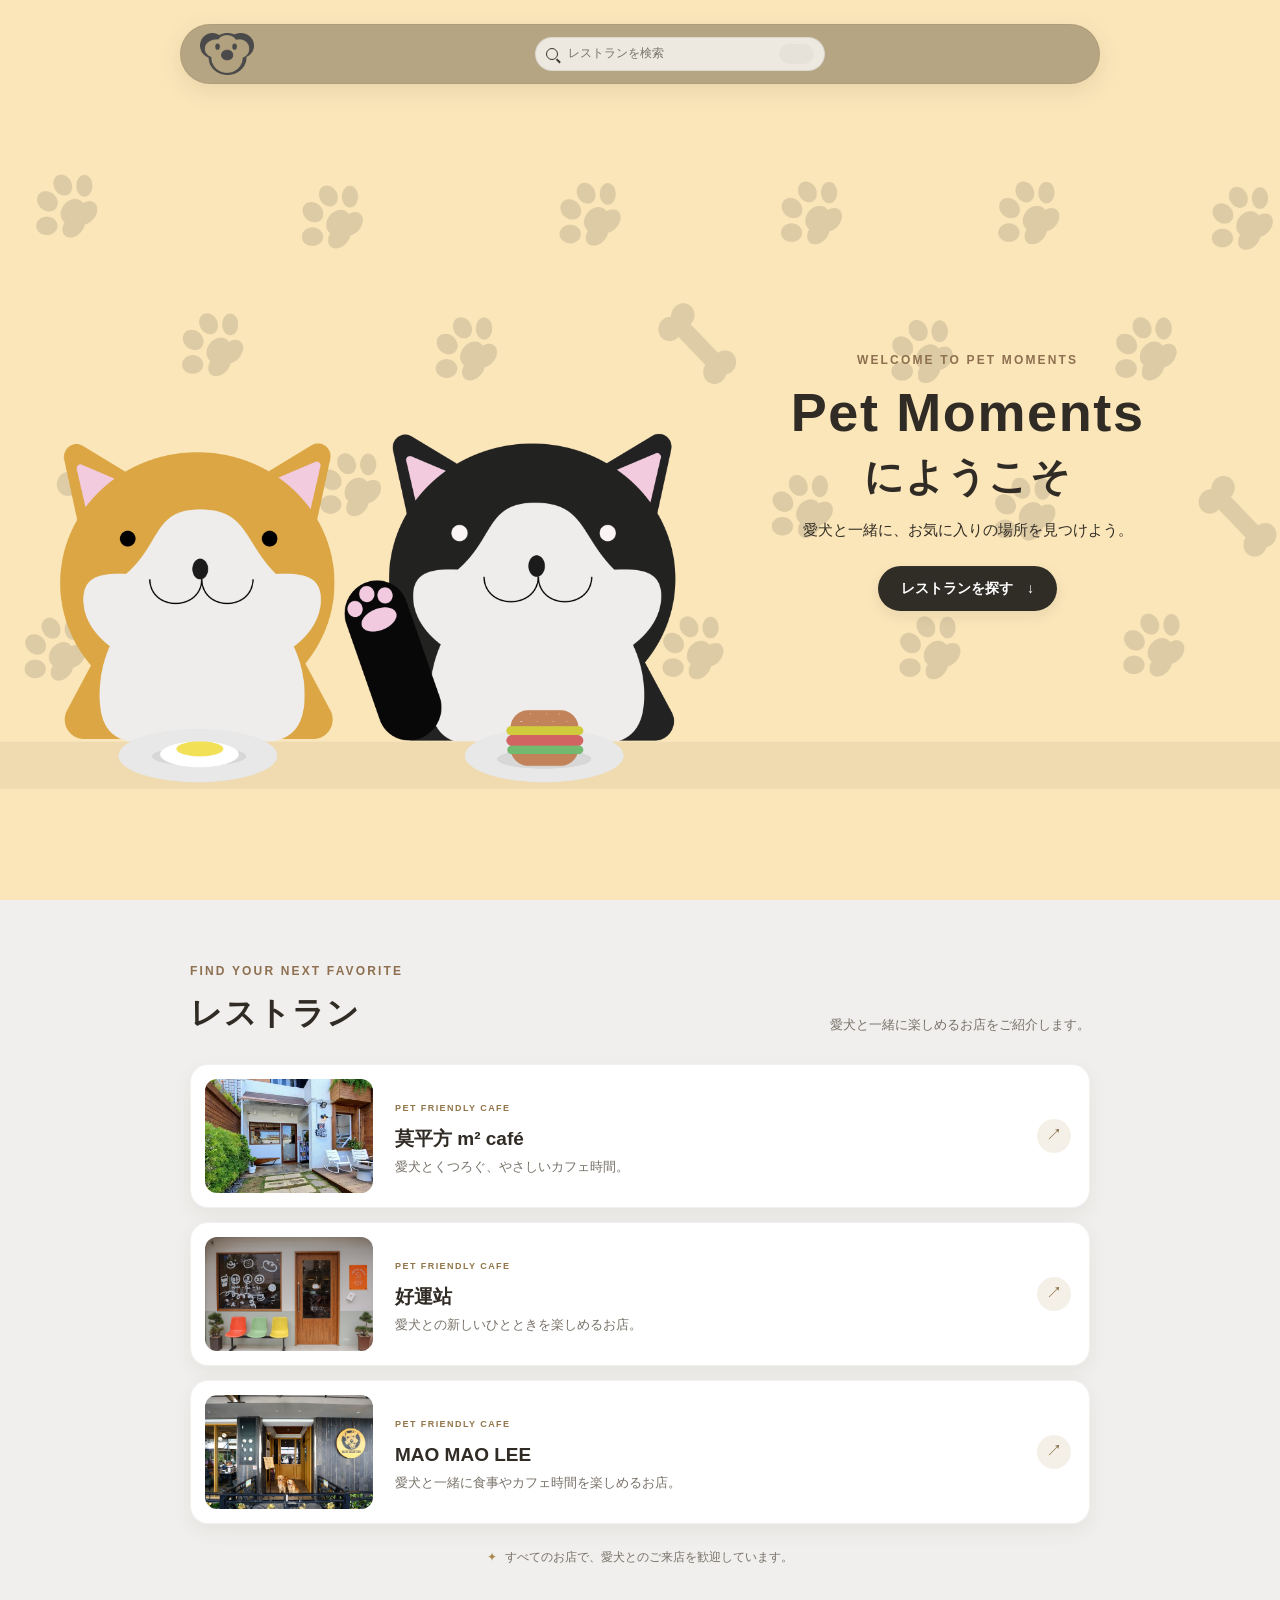
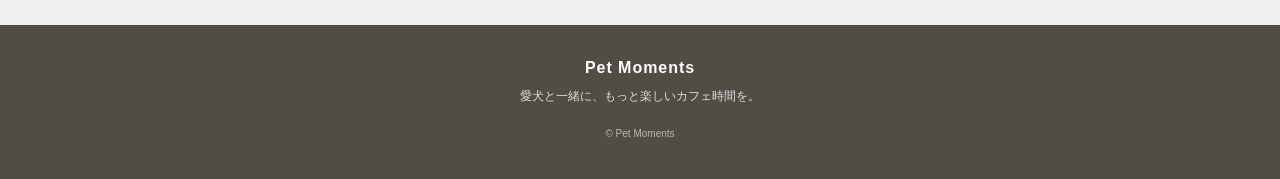
<file: index.html>
<!DOCTYPE html>
<html lang="ja">
<head>
  <meta charset="UTF-8">
  <meta name="viewport" content="width=device-width, initial-scale=1">
  <meta name="theme-color" content="#f7e5b7">
  <meta name="description" content="愛犬と一緒に過ごせる、台湾のペットフレンドリーなカフェをご紹介します。">
  <title>Pet Moments｜ペットと楽しむレストラン</title>
  <link rel="stylesheet" href="css/style.css">
  <script src="js/script.js" defer></script>
</head>
<body class="home-page">
  <main>
    <section class="home-hero" id="top" aria-labelledby="home-title">
      <img class="home-hero-art" src="img/主頁圖1.png" alt="" aria-hidden="true">
      <header class="home-header">
        <div class="home-brand">
          <img src="img/dog logo1.png" alt="Pet Moments">
        </div>
        <form class="search home-search" role="search" action="#restaurants" autocomplete="off">
          <label class="visually-hidden" for="site-search">レストランを検索</label>
          <span class="search-icon" aria-hidden="true"></span>
          <input id="site-search" name="q" type="search" placeholder="レストランを検索" aria-autocomplete="list" aria-controls="search-results" aria-expanded="false">
          <button type="submit" aria-label="検索"></button>
          <ul class="search-results" id="search-results" role="listbox" aria-label="店舗候補" hidden></ul>
        </form>
      </header>

      <div class="home-hero-copy">
        <p class="home-eyebrow">WELCOME TO PET MOMENTS</p>
        <h1 id="home-title">Pet Moments<br><span>にようこそ</span></h1>
        <p class="home-intro">愛犬と一緒に、お気に入りの場所を見つけよう。</p>
        <a class="button button-dark home-cta" href="#restaurants">レストランを探す <span aria-hidden="true">↓</span></a>
      </div>
    </section>

    <section class="home-restaurants" id="restaurants" aria-labelledby="restaurants-title">
      <div class="home-section-heading">
        <div>
          <p class="home-eyebrow">FIND YOUR NEXT FAVORITE</p>
          <h2 id="restaurants-title">レストラン</h2>
        </div>
        <p>愛犬と一緒に楽しめるお店をご紹介します。</p>
      </div>

      <div class="restaurant-list">
        <a class="restaurant-link" href="restaurant1.html">
          <article class="restaurant-card">
            <img src="img/c(1).jpg" alt="莫平方 m² café の店内" loading="lazy">
            <div class="restaurant-card-copy">
              <span class="restaurant-type">PET FRIENDLY CAFE</span>
              <h3>莫平方 m² café</h3>
              <p>愛犬とくつろぐ、やさしいカフェ時間。</p>
            </div>
            <span class="restaurant-arrow" aria-hidden="true">↗</span>
          </article>
        </a>
        <a class="restaurant-link" href="restaurant2.html">
          <article class="restaurant-card">
            <img src="img/b(2)1.jpg" alt="好運站カフェの店内" loading="lazy">
            <div class="restaurant-card-copy">
              <span class="restaurant-type">PET FRIENDLY CAFE</span>
              <h3>好運站</h3>
              <p>愛犬との新しいひとときを楽しめるお店。</p>
            </div>
            <span class="restaurant-arrow" aria-hidden="true">↗</span>
          </article>
        </a>
        <a class="restaurant-link" href="restaurant3.html">
          <article class="restaurant-card">
            <img src="img/c(3).jpg" alt="MAO MAO LEEの店内" loading="lazy">
            <div class="restaurant-card-copy">
              <span class="restaurant-type">PET FRIENDLY CAFE</span>
              <h3>MAO MAO LEE</h3>
              <p>愛犬と一緒に食事やカフェ時間を楽しめるお店。</p>
            </div>
            <span class="restaurant-arrow" aria-hidden="true">↗</span>
          </article>
        </a>
      </div>
      <p class="home-list-note"><span aria-hidden="true">✦</span> すべてのお店で、愛犬とのご来店を歓迎しています。</p>
    </section>
  </main>

  <footer class="home-footer">
    <a class="home-footer-brand" href="#top">Pet Moments</a>
    <p>愛犬と一緒に、もっと楽しいカフェ時間を。</p>
    <small>© Pet Moments</small>
  </footer>
</body>
</html>
</file>
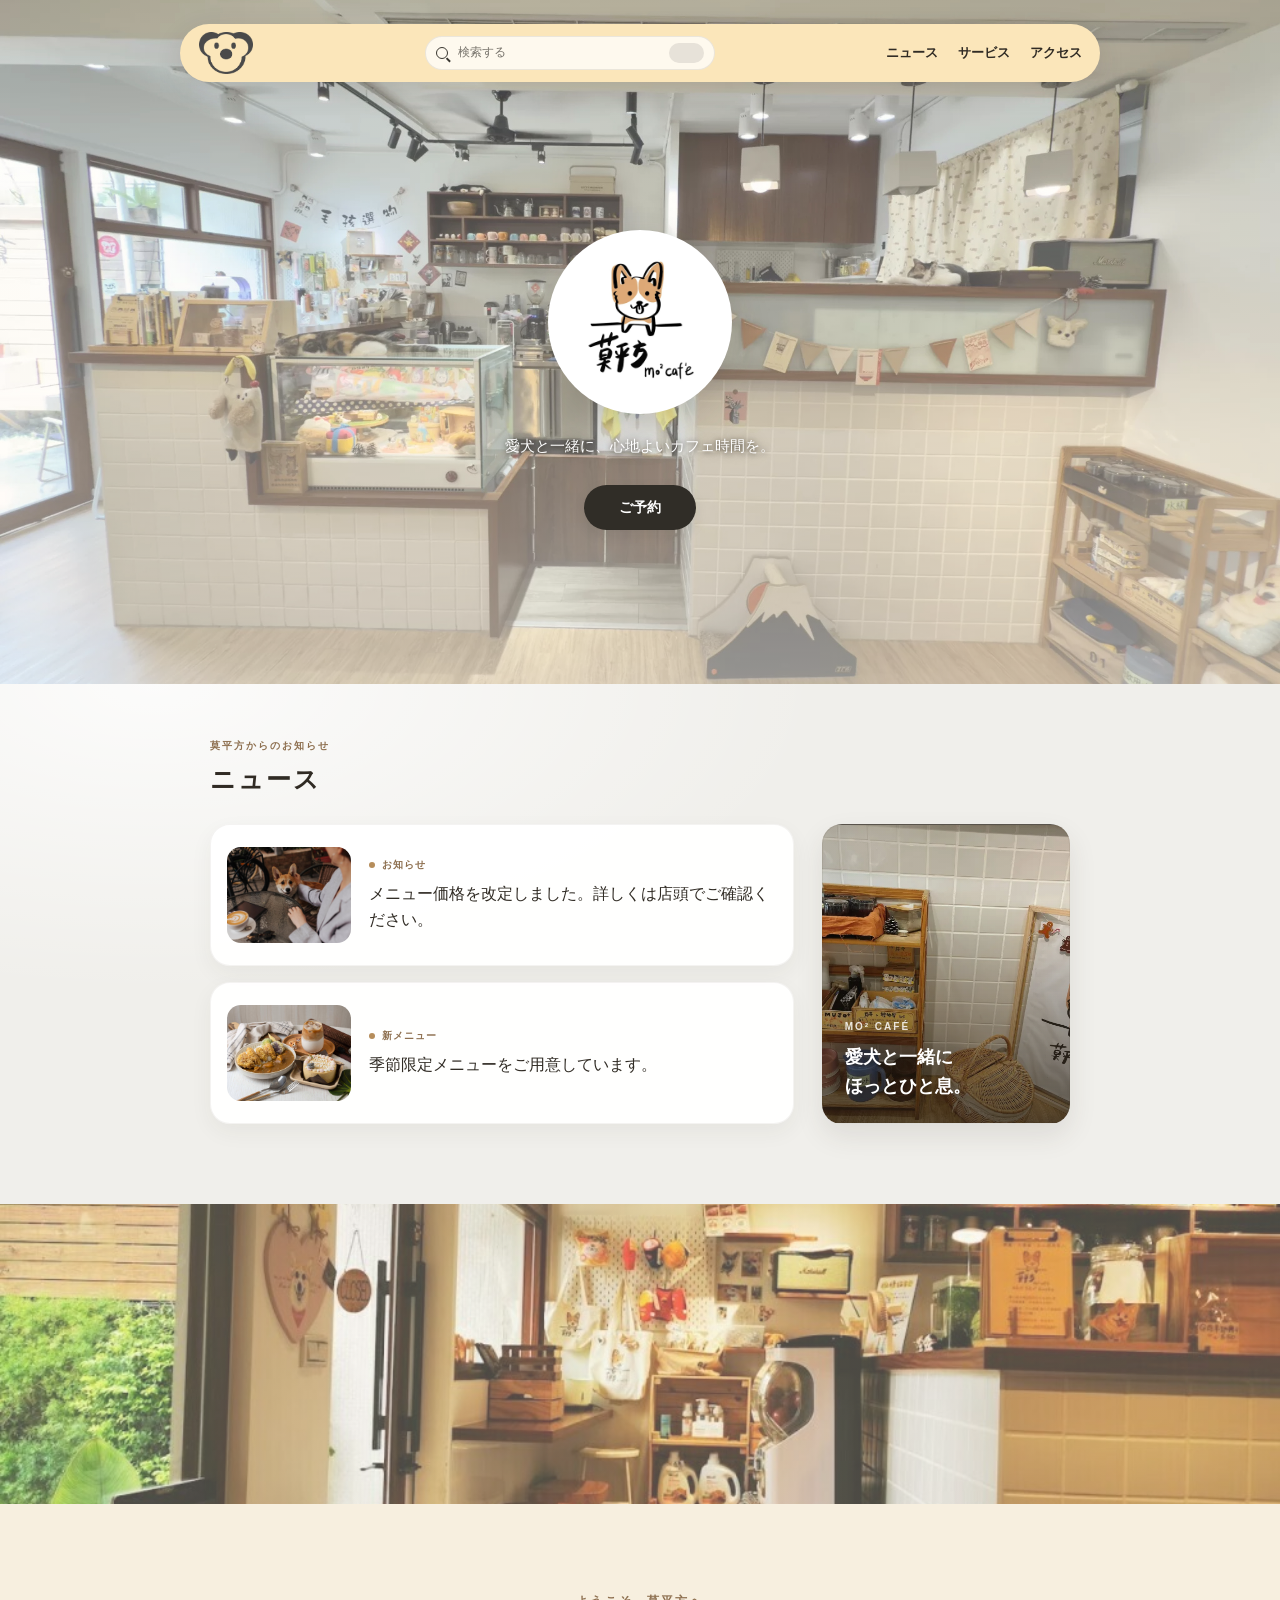
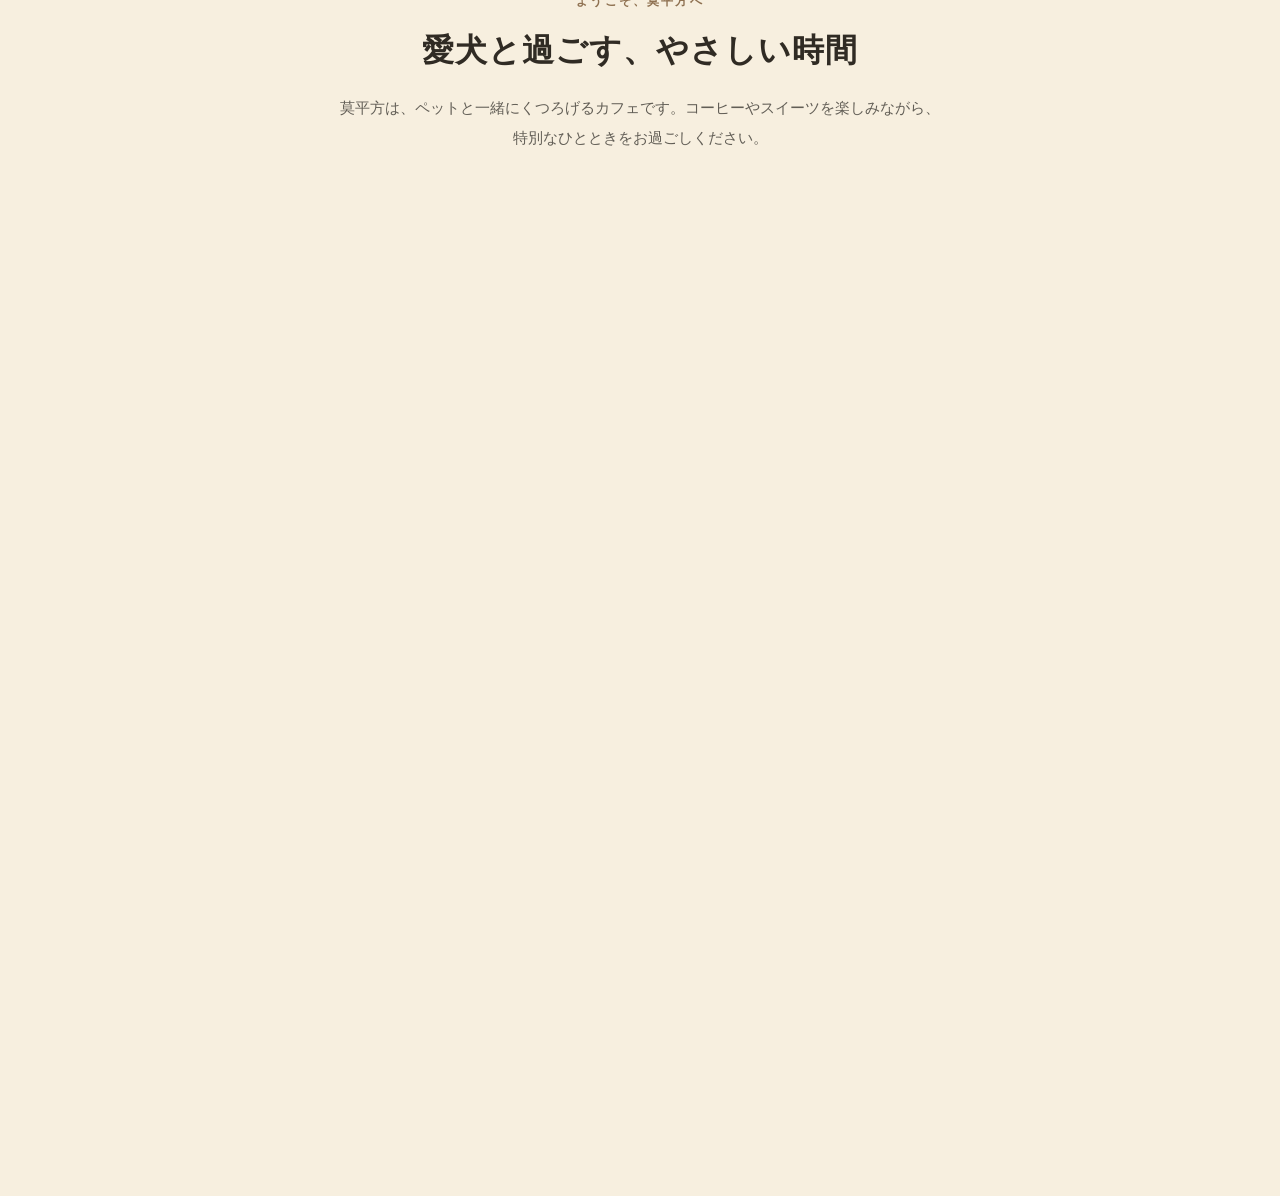
<file: restaurant1.html>
<!DOCTYPE html>
<html lang="ja">
<head>
  <meta charset="UTF-8">
  <meta name="viewport" content="width=device-width, initial-scale=1">
  <meta name="theme-color" content="#f7efdf">
  <meta name="description" content="愛犬と一緒にくつろげる、莫平方（モーファン）ペットカフェ。">
  <title>莫平方 m² café｜ペットと過ごすカフェ</title>
  <link rel="stylesheet" href="css/style.css">
  <script src="js/script.js" defer></script>
</head>
<body>
  <main>
    <section class="hero" id="top" aria-labelledby="hero-title">
      <div class="hero-shade"></div>
      <header class="site-header" data-reveal>
        <a class="brand-mark" href="index.html" aria-label="莫平方 ホーム">
          <img src="img/dog logo 2.png" alt="犬のロゴ">
        </a>
        <form class="search" role="search" action="#news" autocomplete="off">
          <label class="visually-hidden" for="site-search">サイト内を検索</label>
          <span class="search-icon" aria-hidden="true"></span>
          <input id="site-search" name="q" type="search" placeholder="検索する" aria-autocomplete="list" aria-controls="search-results" aria-expanded="false">
          <button type="submit" aria-label="検索"></button>
          <ul class="search-results" id="search-results" role="listbox" aria-label="店舗候補" hidden></ul>
        </form>
        <nav class="main-nav" aria-label="メインナビゲーション">
          <a href="#news">ニュース</a>
          <a href="#services">サービス</a>
          <a href="#access">アクセス</a>
        </nav>
      </header>
      <div class="hero-content">
        <img class="hero-logo" src="img/店面(1)LOGO.jpg" alt="莫平方 m² café のロゴ" data-reveal>
        <h1 id="hero-title" class="visually-hidden">莫平方 m² café</h1>
        <p data-reveal>愛犬と一緒に、心地よいカフェ時間を。</p>
        <div class="hero-actions" data-reveal>
          <a class="button button-dark reservation-button" href="https://line.me/ti/p/4Zc_ZVruey" target="_blank" rel="noopener noreferrer">ご予約</a>
        </div>
      </div>
    </section>

    <section class="news-section" id="news" aria-labelledby="news-title">
      <div class="section-inner">
        <header class="news-heading" data-reveal>
          <div>
            <p class="news-eyebrow">莫平方からのお知らせ</p>
            <h2 id="news-title">ニュース</h2>
          </div>
        </header>
        <div class="news-layout">
          <div class="news-list">
            <article class="news-card" data-reveal>
              <img src="img/n1.jpg" alt="" loading="lazy">
              <div><time datetime="2026-10"><span class="news-dot"></span>お知らせ</time><p>メニュー価格を改定しました。詳しくは店頭でご確認ください。</p></div>
            </article>
            <article class="news-card" data-reveal>
              <img src="img/n2.jpg" alt="" loading="lazy">
              <div><time datetime="2026-10"><span class="news-dot"></span>新メニュー</time><p>季節限定メニューをご用意しています。</p></div>
            </article>
          </div>
          <aside class="news-side-card" aria-label="莫平方カフェ">
            <div class="news-side-caption" data-reveal>
              <span>MO² CAFÉ</span>
              <p>愛犬と一緒に<br>ほっとひと息。</p>
            </div>
          </aside>
        </div>
      </div>
    </section>

    <div class="interior-banner" role="img" aria-label="莫平方カフェの店内" data-reveal></div>

    <section class="details-section" id="services" aria-labelledby="services-title">
      <div class="details-inner">
        <p class="eyebrow" data-reveal>ようこそ、莫平方へ</p>
        <h2 id="services-title" data-reveal>愛犬と過ごす、やさしい時間</h2>
        <p class="details-copy" data-reveal>
          莫平方は、ペットと一緒にくつろげるカフェです。コーヒーやスイーツを楽しみながら、特別なひとときをお過ごしください。
        </p>
        <div class="service-gallery" aria-label="莫平方のメニューとサービス">
          <figure data-reveal>
            <img src="img/e1.png" alt="季節のフルーツを使った犬用ケーキ" loading="lazy">
            <figcaption><h3>特別な日のケーキ</h3><p>愛犬のお誕生日や記念日にぴったりのケーキをご用意しています。</p></figcaption>
          </figure>
          <figure data-reveal>
            <img src="img/e2.png" alt="愛犬用のお食事" loading="lazy">
            <figcaption><h3>愛犬と楽しむお食事</h3><p>大切な愛犬と一緒に、カフェでのお食事をお楽しみください。</p></figcaption>
          </figure>
          <figure data-reveal>
            <img src="img/e3.png" alt="店内のペット用品コーナー" loading="lazy">
            <figcaption><h3>ペットフレンドリーな空間</h3><p>愛犬と一緒にゆっくり過ごせる、居心地のよい店内です。</p></figcaption>
          </figure>
        </div>
        <div class="visit-info" id="access" data-reveal>
          <div class="contact-info">
            <p class="eyebrow">VISIT US</p>
            <h3>アクセス・お問い合わせ</h3>
            <dl>
              <div><dt>住所</dt><dd>台湾・桃園市中壢区文昌路225巷32弄16号</dd></div>
              <div><dt>電話</dt><dd><a href="tel:+88632872487">03-287-2487</a></dd></div>
              <div><dt>メール</dt><dd><a href="mailto:inmuking1919@gmail.com">inmuking1919@gmail.com</a></dd></div>
            </dl>
            <a class="button button-dark" href="https://www.google.com/maps/search/?api=1&amp;query=桃園市中壢區文昌路225巷32弄16號" target="_blank" rel="noopener noreferrer">地図アプリで開く</a>
          </div>
          <iframe
            class="access-map"
            src="https://maps.google.com/maps?q=%E6%A1%83%E5%9C%92%E5%B8%82%E4%B8%AD%E5%A3%A2%E5%8D%80%E6%96%87%E6%98%8C%E8%B7%AF225%E5%B7%B732%E5%BC%8416%E8%99%9F&output=embed"
            title="莫平方カフェの地図"
            loading="lazy"
            referrerpolicy="no-referrer-when-downgrade"></iframe>
        </div>
      </div>
    </section>
  </main>

  <footer class="site-footer" data-reveal>
    <p>莫平方 m² café</p>
    <small>愛犬と一緒に、素敵なカフェ時間を。</small>
  </footer>
</body>
</html>
</file>
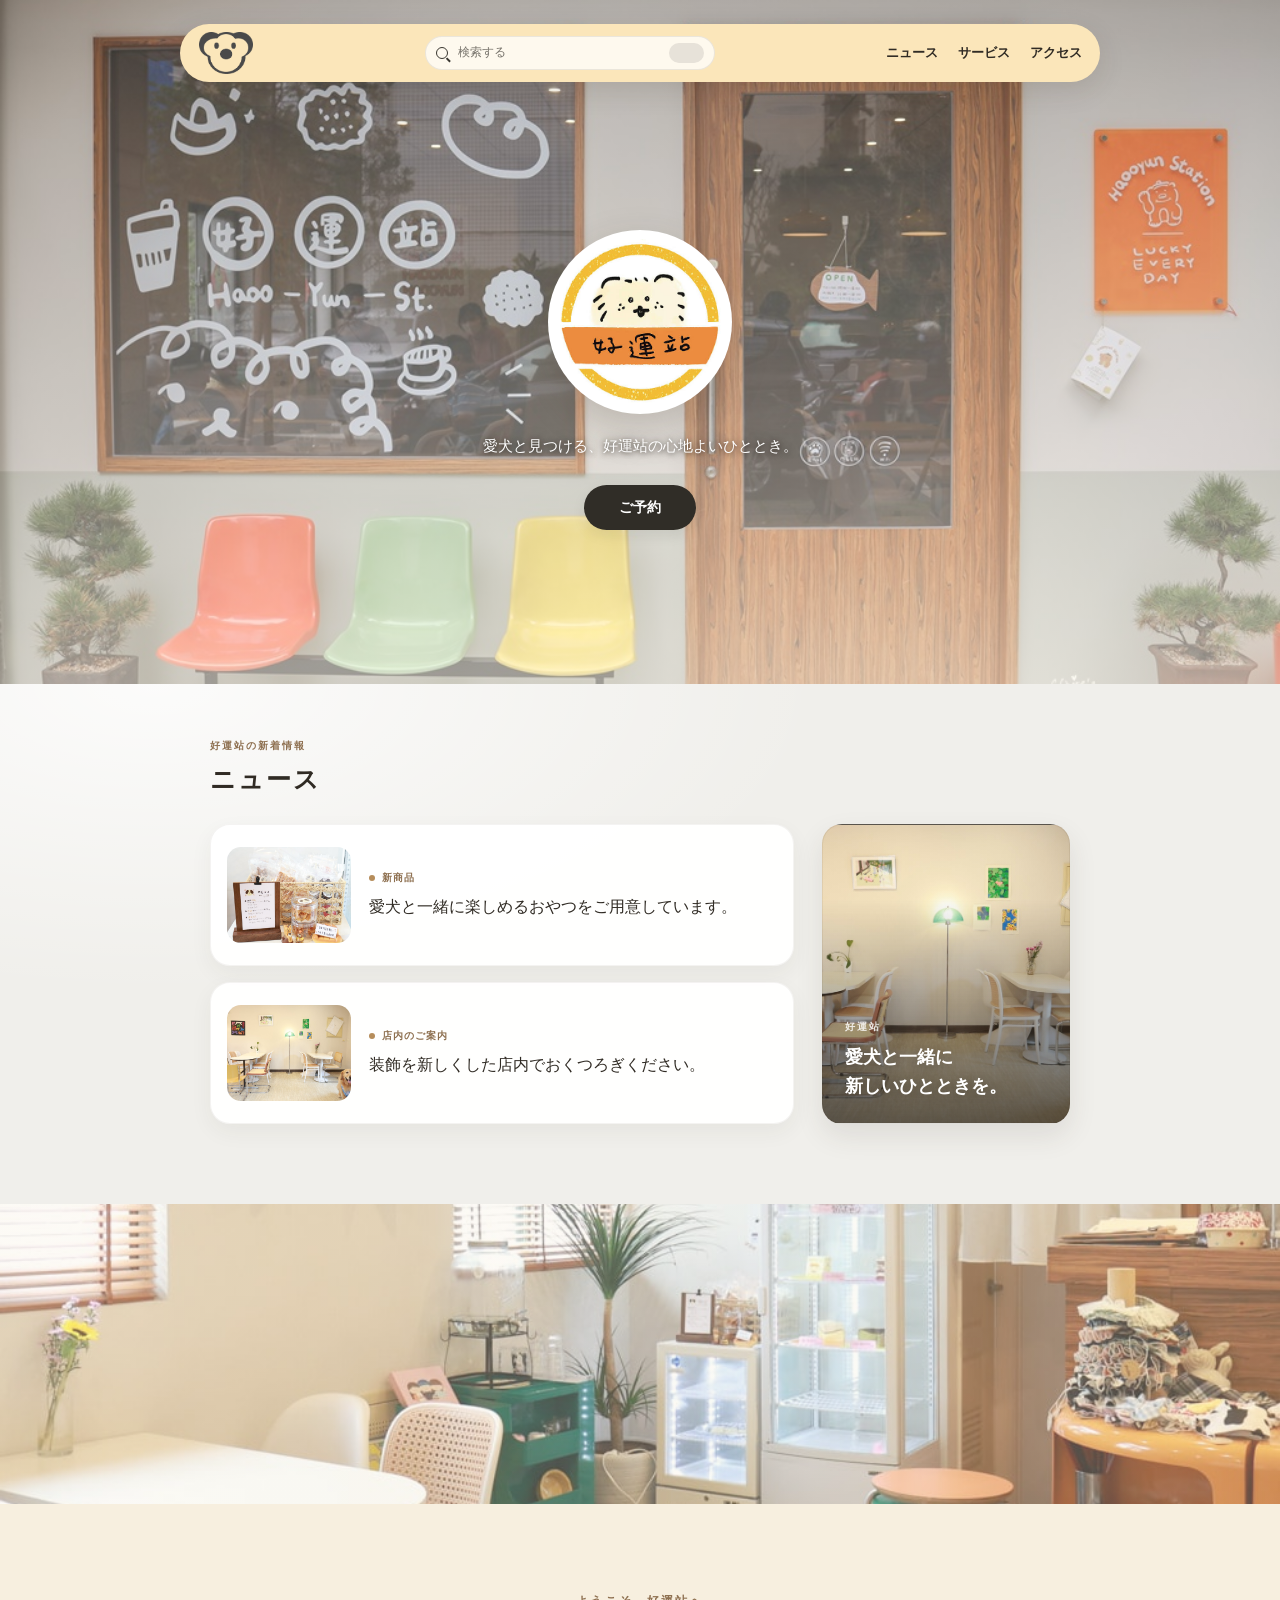
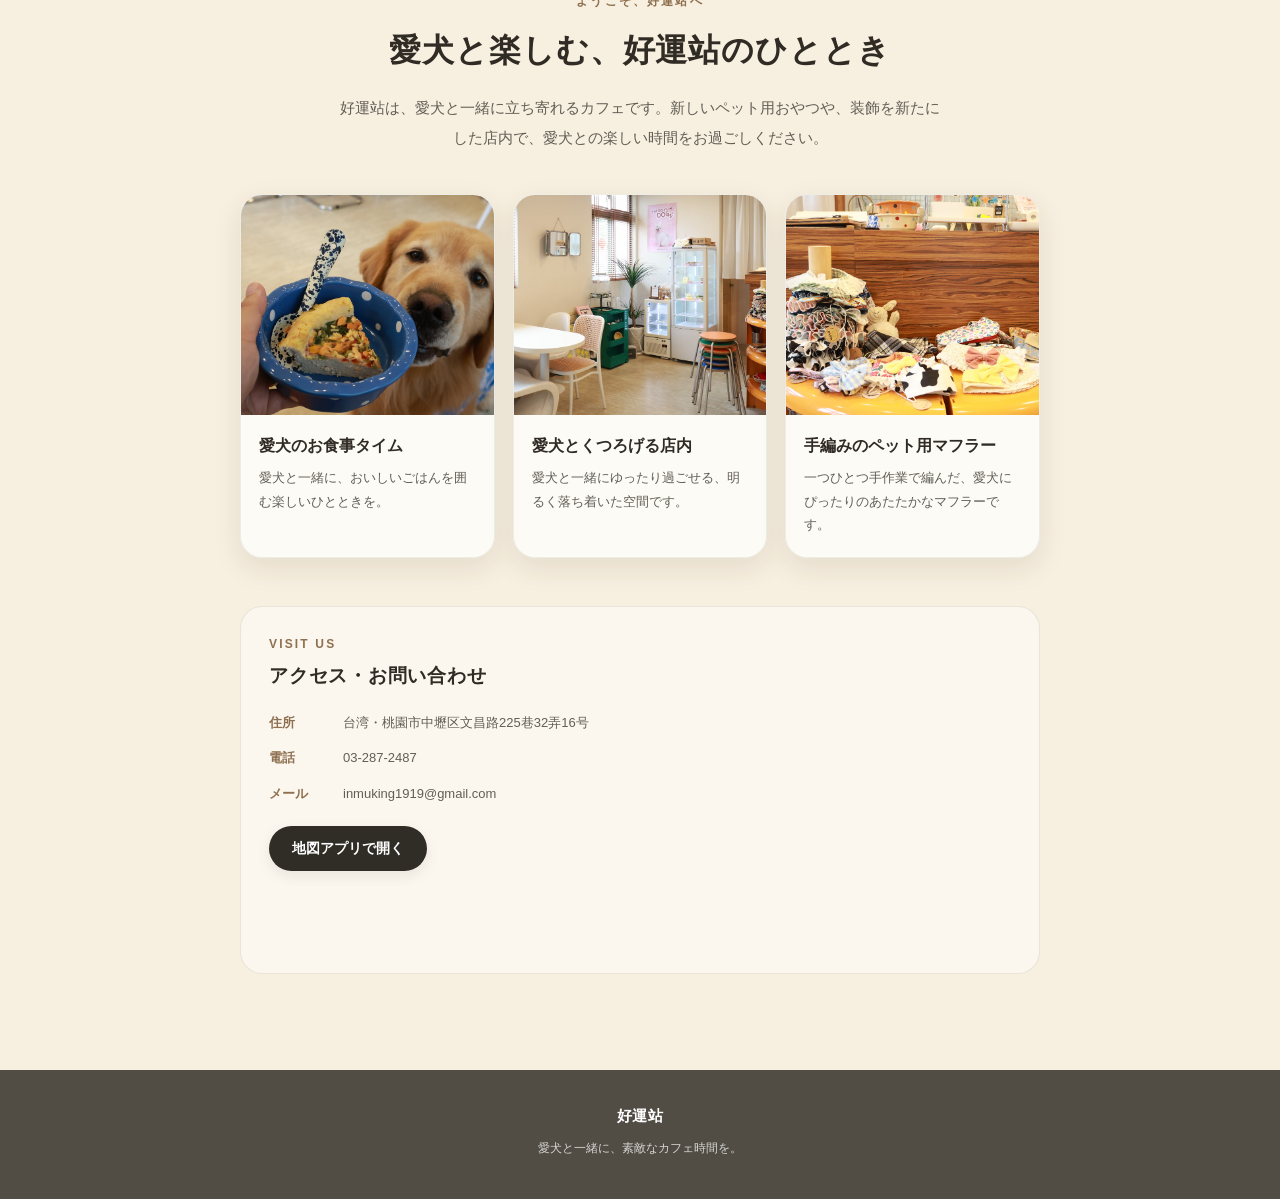
<file: restaurant2.html>
<!DOCTYPE html>
<html lang="ja">
<head>
  <meta charset="UTF-8">
  <meta name="viewport" content="width=device-width, initial-scale=1">
  <meta name="theme-color" content="#f7efdf">
  <meta name="description" content="愛犬と一緒にくつろげる、好運站ペットカフェ。">
  <title>好運站｜ペットと過ごすカフェ</title>
  <link rel="stylesheet" href="css/style.css">
  <script src="js/script.js" defer></script>
</head>
<body class="restaurant-two">
  <main>
    <section class="hero" id="top" aria-labelledby="hero-title">
      <div class="hero-shade"></div>
      <header class="site-header" data-reveal>
        <a class="brand-mark" href="index.html" aria-label="好運站 ホーム">
          <img src="img/dog logo 2.png" alt="犬のロゴ">
        </a>
        <form class="search" role="search" action="#news" autocomplete="off">
          <label class="visually-hidden" for="site-search">サイト内を検索</label>
          <span class="search-icon" aria-hidden="true"></span>
          <input id="site-search" name="q" type="search" placeholder="検索する" aria-autocomplete="list" aria-controls="search-results" aria-expanded="false">
          <button type="submit" aria-label="検索"></button>
          <ul class="search-results" id="search-results" role="listbox" aria-label="店舗候補" hidden></ul>
        </form>
        <nav class="main-nav" aria-label="メインナビゲーション">
          <a href="#news">ニュース</a>
          <a href="#services">サービス</a>
          <a href="#access">アクセス</a>
        </nav>
      </header>
      <div class="hero-content">
        <img class="hero-logo" src="img/店面(2)LOGO.jpg" alt="好運站カフェのロゴ" data-reveal>
        <h1 id="hero-title" class="visually-hidden">好運站</h1>
        <p data-reveal>愛犬と見つける、好運站の心地よいひととき。</p>
        <div class="hero-actions" data-reveal>
          <a class="button button-dark reservation-button" href="https://line.me/R/ti/p/@186eqmil?oat_content=url" target="_blank" rel="noopener noreferrer">ご予約</a>
        </div>
      </div>
    </section>

    <section class="news-section" id="news" aria-labelledby="news-title">
      <div class="section-inner">
        <header class="news-heading" data-reveal>
          <div>
            <p class="news-eyebrow">好運站の新着情報</p>
            <h2 id="news-title">ニュース</h2>
          </div>
        </header>
        <div class="news-layout">
          <div class="news-list">
            <article class="news-card" data-reveal>
              <img src="img/n(2)1.jpg" alt="" loading="lazy">
              <div><time datetime="2026-10"><span class="news-dot"></span>新商品</time><p>愛犬と一緒に楽しめるおやつをご用意しています。</p></div>
            </article>
            <article class="news-card" data-reveal>
              <img src="img/n(2)2.jpg" alt="" loading="lazy">
              <div><time datetime="2026-10"><span class="news-dot"></span>店内のご案内</time><p>装飾を新しくした店内でおくつろぎください。</p></div>
            </article>
          </div>
          <aside class="news-side-card" aria-label="好運站カフェ">
            <div class="news-side-caption" data-reveal>
              <span>好運站</span>
              <p>愛犬と一緒に<br>新しいひとときを。</p>
            </div>
          </aside>
        </div>
      </div>
    </section>

    <div class="interior-banner" role="img" aria-label="好運站カフェの店内" data-reveal></div>

    <section class="details-section" id="services" aria-labelledby="services-title">
      <div class="details-inner">
        <p class="eyebrow" data-reveal>ようこそ、好運站へ</p>
        <h2 id="services-title" data-reveal>愛犬と楽しむ、好運站のひととき</h2>
        <p class="details-copy" data-reveal>
          好運站は、愛犬と一緒に立ち寄れるカフェです。新しいペット用おやつや、装飾を新たにした店内で、愛犬との楽しい時間をお過ごしください。
        </p>
        <div class="service-gallery" aria-label="好運站のメニューとサービス">
          <figure data-reveal>
            <img src="img/e(2)1.jpg" alt="ごはんを前にした愛犬" loading="lazy">
            <figcaption><h3>愛犬のお食事タイム</h3><p>愛犬と一緒に、おいしいごはんを囲む楽しいひとときを。</p></figcaption>
          </figure>
          <figure data-reveal>
            <img src="img/b(2)2.jpg" alt="好運站カフェの店内と愛犬" loading="lazy">
            <figcaption><h3>愛犬とくつろげる店内</h3><p>愛犬と一緒にゆったり過ごせる、明るく落ち着いた空間です。</p></figcaption>
          </figure>
          <figure data-reveal>
            <img src="img/e(2)3.jpg" alt="手編みのペット用マフラー" loading="lazy">
            <figcaption><h3>手編みのペット用マフラー</h3><p>一つひとつ手作業で編んだ、愛犬にぴったりのあたたかなマフラーです。</p></figcaption>
          </figure>
        </div>
        <div class="visit-info" id="access" data-reveal>
          <div class="contact-info">
            <p class="eyebrow">VISIT US</p>
            <h3>アクセス・お問い合わせ</h3>
            <dl>
              <div><dt>住所</dt><dd>台湾・桃園市中壢区文昌路225巷32弄16号</dd></div>
              <div><dt>電話</dt><dd><a href="tel:+88632872487">03-287-2487</a></dd></div>
              <div><dt>メール</dt><dd><a href="mailto:inmuking1919@gmail.com">inmuking1919@gmail.com</a></dd></div>
            </dl>
            <a class="button button-dark" href="https://www.google.com/maps/search/?api=1&amp;query=桃園市中壢區文昌路225巷32弄16號" target="_blank" rel="noopener noreferrer">地図アプリで開く</a>
          </div>
          <iframe
            class="access-map"
            src="https://maps.google.com/maps?q=%E6%A1%83%E5%9C%92%E5%B8%82%E4%B8%AD%E5%A3%A2%E5%8D%80%E6%96%87%E6%98%8C%E8%B7%AF225%E5%B7%B732%E5%BC%8416%E8%99%9F&output=embed"
            title="好運站カフェの地図"
            loading="lazy"
            referrerpolicy="no-referrer-when-downgrade"></iframe>
        </div>
      </div>
    </section>
  </main>

  <footer class="site-footer" data-reveal>
    <p>好運站</p>
    <small>愛犬と一緒に、素敵なカフェ時間を。</small>
  </footer>
</body>
</html>
</file>
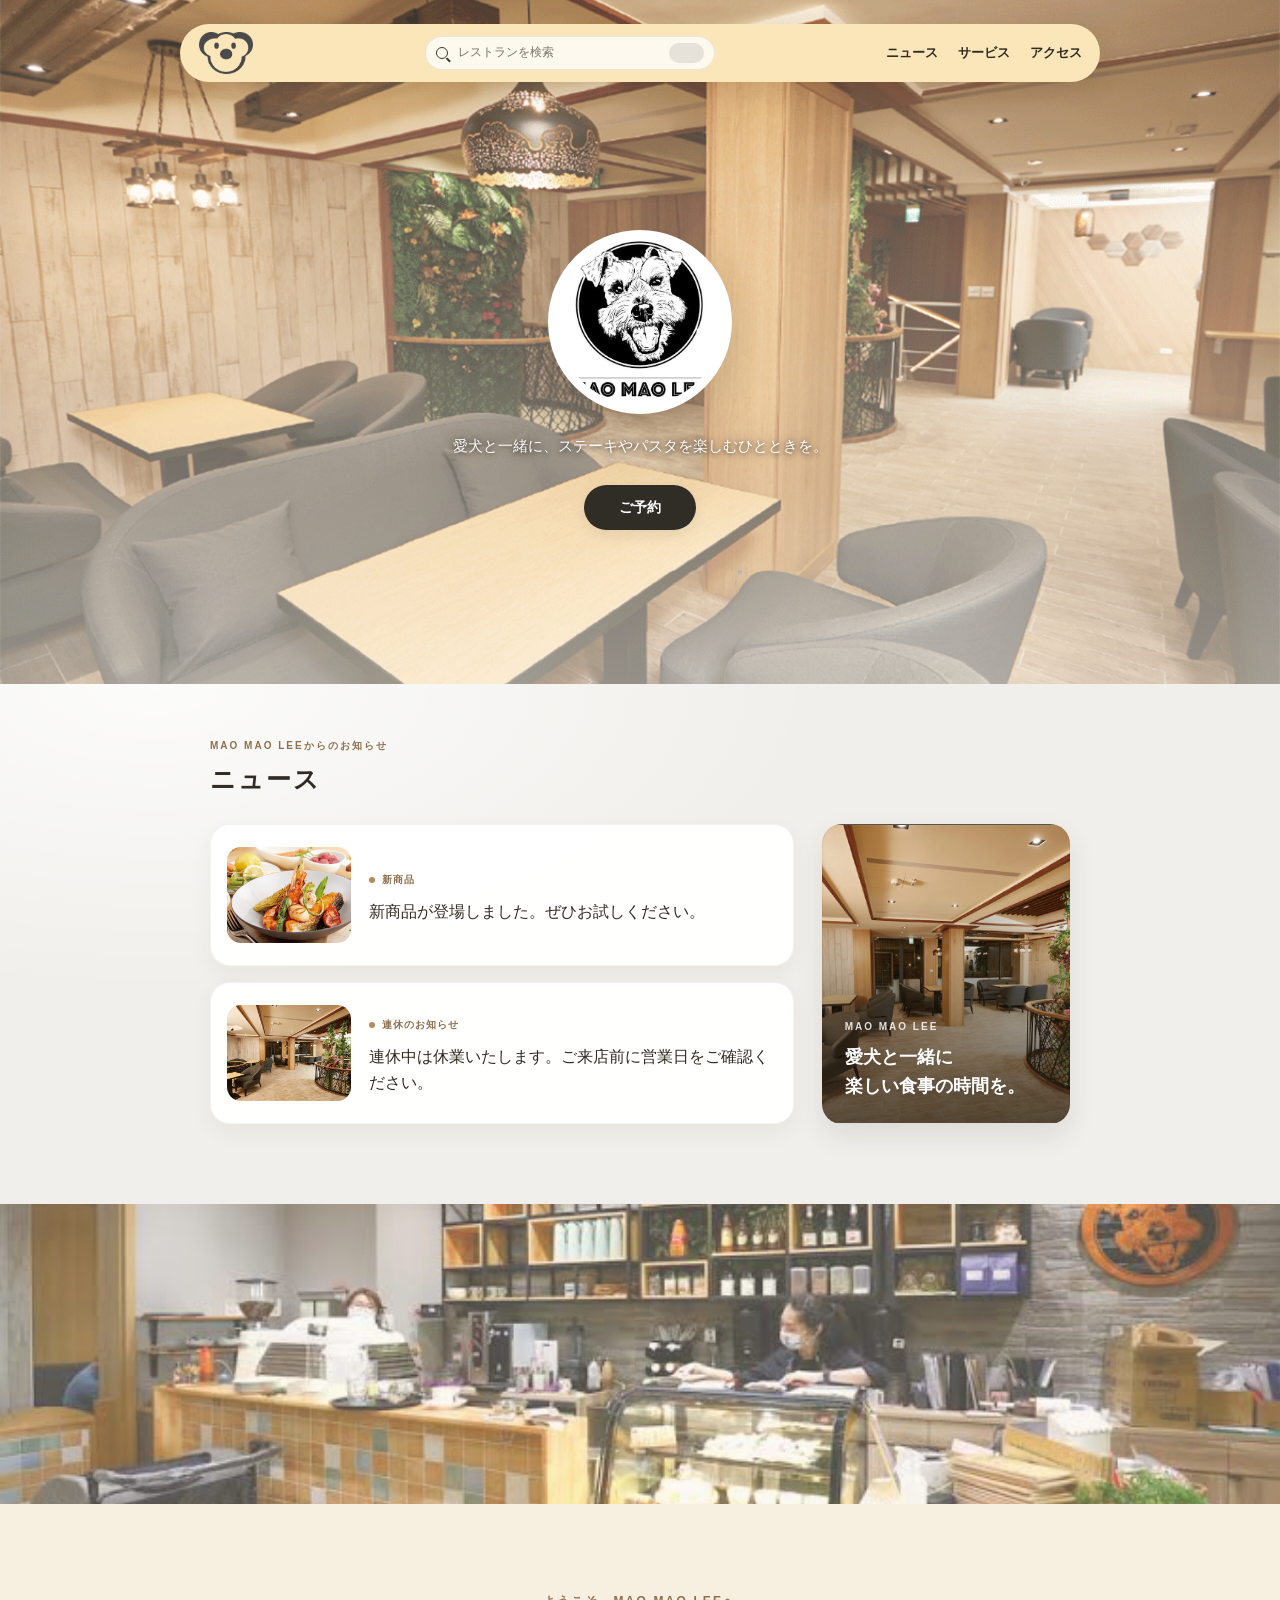
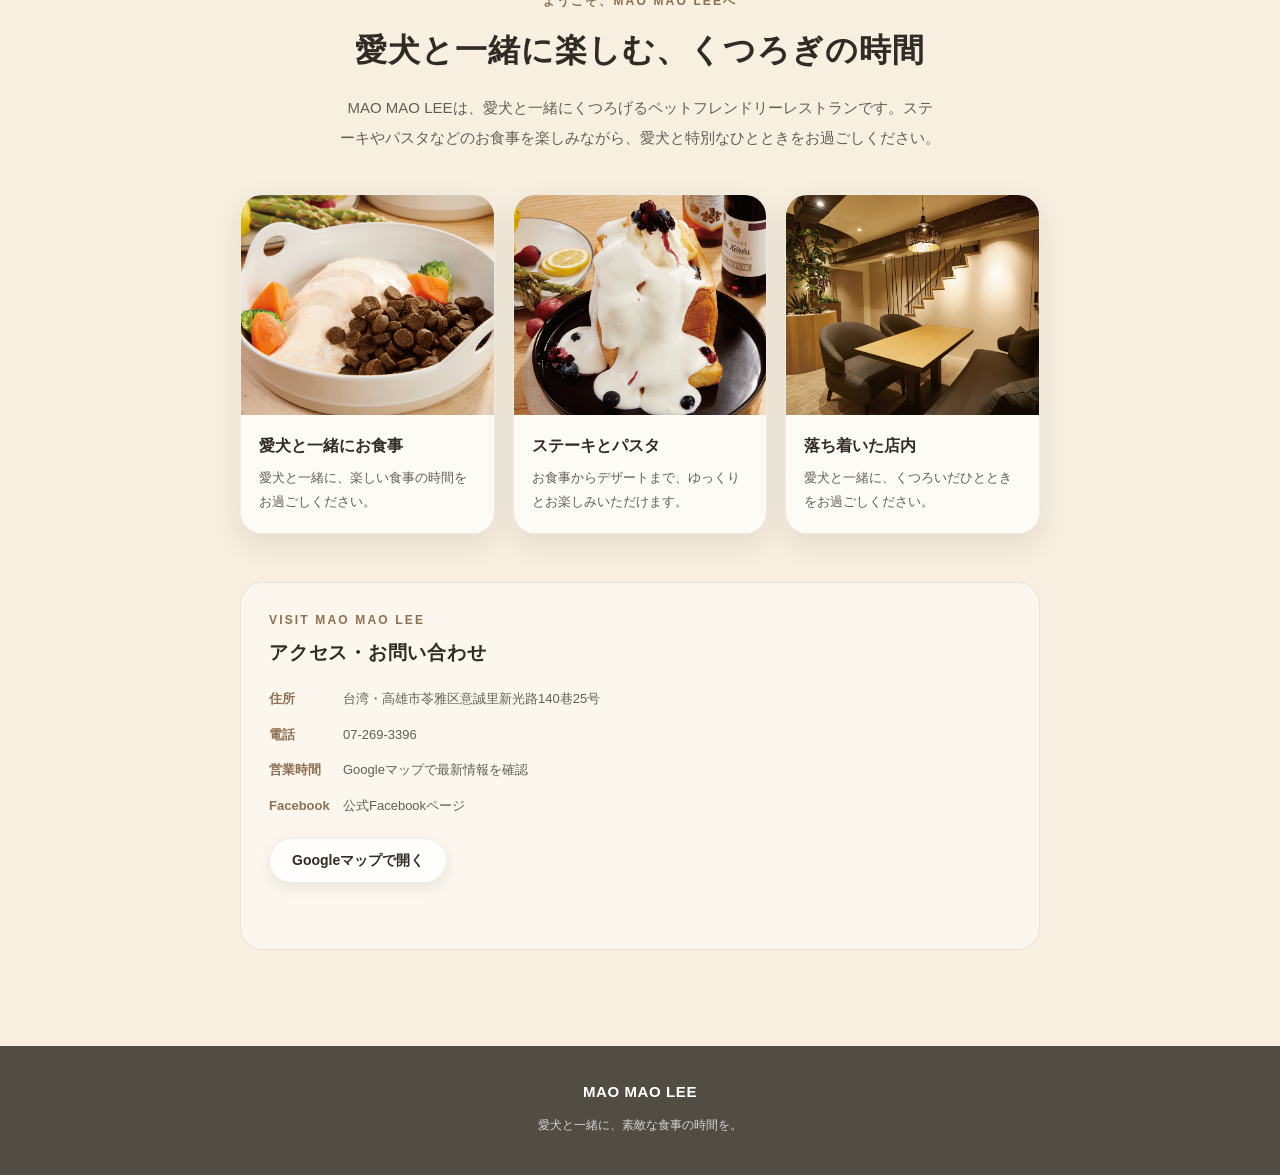
<file: restaurant3.html>
<!DOCTYPE html>
<html lang="ja">
<head>
  <meta charset="UTF-8">
  <meta name="viewport" content="width=device-width, initial-scale=1">
  <meta name="theme-color" content="#f7efdf">
  <meta name="description" content="高雄・苓雅区のMAO MAO LEE。愛犬と一緒に、ステーキやパスタを楽しめるペットフレンドリーレストランです。">
  <title>MAO MAO LEE｜高雄のペットフレンドリーレストラン</title>
  <link rel="stylesheet" href="css/style.css">
  <script src="js/script.js" defer></script>
</head>
<body class="restaurant-three">
  <main>
    <section class="hero" id="top" aria-labelledby="hero-title">
      <div class="hero-shade"></div>
      <header class="site-header" data-reveal>
        <a class="brand-mark" href="index.html" aria-label="MAO MAO LEE ホーム">
          <img src="img/dog logo 2.png" alt="犬のロゴ">
        </a>
        <form class="search" role="search" action="#news" autocomplete="off">
          <label class="visually-hidden" for="site-search">レストランを検索</label>
          <span class="search-icon" aria-hidden="true"></span>
          <input id="site-search" name="q" type="search" placeholder="レストランを検索" aria-autocomplete="list" aria-controls="search-results" aria-expanded="false">
          <button type="submit" aria-label="検索"></button>
          <ul class="search-results" id="search-results" role="listbox" aria-label="店舗候補" hidden></ul>
        </form>
        <nav class="main-nav" aria-label="メインナビゲーション">
          <a href="#news">ニュース</a>
          <a href="#services">サービス</a>
          <a href="#access">アクセス</a>
        </nav>
      </header>
      <div class="hero-content">
        <img class="hero-logo" src="img/店面(3)logo.jpg" alt="MAO MAO LEEのロゴ" data-reveal>
        <h1 id="hero-title" class="visually-hidden">MAO MAO LEE</h1>
        <p data-reveal>愛犬と一緒に、ステーキやパスタを楽しむひとときを。</p>
        <div class="hero-actions" data-reveal>
          <a class="button button-dark reservation-button" href="https://line.me/R/ti/p/%40313kuyqb" target="_blank" rel="noopener noreferrer">ご予約</a>
        </div>
      </div>
    </section>

    <section class="news-section" id="news" aria-labelledby="news-title">
      <div class="section-inner">
        <header class="news-heading" data-reveal>
          <div>
            <p class="news-eyebrow">MAO MAO LEEからのお知らせ</p>
            <h2 id="news-title">ニュース</h2>
          </div>
        </header>
        <div class="news-layout">
          <div class="news-list">
            <article class="news-card" data-reveal>
              <img src="img/n(3)1.png" alt="MAO MAO LEEの料理" loading="lazy">
              <div><span class="news-category">新商品</span><p>新商品が登場しました。ぜひお試しください。</p></div>
            </article>
            <article class="news-card" data-reveal>
              <img src="img/n(3)2.png" alt="MAO MAO LEEのペットフレンドリーな空間" loading="lazy">
              <div><span class="news-category">連休のお知らせ</span><p>連休中は休業いたします。ご来店前に営業日をご確認ください。</p></div>
            </article>
          </div>
          <aside class="news-side-card" aria-label="MAO MAO LEE">
            <div class="news-side-caption" data-reveal>
              <span>MAO MAO LEE</span>
              <p>愛犬と一緒に<br>楽しい食事の時間を。</p>
            </div>
          </aside>
        </div>
      </div>
    </section>

    <div class="interior-banner" role="img" aria-label="MAO MAO LEEの店内" data-reveal></div>

    <section class="details-section" id="services" aria-labelledby="services-title">
      <div class="details-inner">
        <p class="eyebrow" data-reveal>ようこそ、MAO MAO LEEへ</p>
        <h2 id="services-title" data-reveal>愛犬と一緒に楽しむ、くつろぎの時間</h2>
        <p class="details-copy" data-reveal>
          MAO MAO LEEは、愛犬と一緒にくつろげるペットフレンドリーレストランです。ステーキやパスタなどのお食事を楽しみながら、愛犬と特別なひとときをお過ごしください。
        </p>
        <div class="service-gallery" aria-label="MAO MAO LEEの料理と店内">
          <figure data-reveal>
            <img src="img/e(3)1.png" alt="愛犬と一緒に楽しむ食事" loading="lazy">
            <figcaption><h3>愛犬と一緒にお食事</h3><p>愛犬と一緒に、楽しい食事の時間をお過ごしください。</p></figcaption>
          </figure>
          <figure data-reveal>
            <img src="img/e(3)2.png" alt="MAO MAO LEEの料理とデザート" loading="lazy">
            <figcaption><h3>ステーキとパスタ</h3><p>お食事からデザートまで、ゆっくりとお楽しみいただけます。</p></figcaption>
          </figure>
          <figure data-reveal>
            <img src="img/e(3)3.png" alt="MAO MAO LEEの落ち着いた店内" loading="lazy">
            <figcaption><h3>落ち着いた店内</h3><p>愛犬と一緒に、くつろいだひとときをお過ごしください。</p></figcaption>
          </figure>
        </div>
        <div class="visit-info" id="access" data-reveal>
          <div class="contact-info">
            <p class="eyebrow">VISIT MAO MAO LEE</p>
            <h3>アクセス・お問い合わせ</h3>
            <dl>
              <div><dt>住所</dt><dd>台湾・高雄市苓雅区意誠里新光路140巷25号</dd></div>
              <div><dt>電話</dt><dd><a href="tel:+88672693396">07-269-3396</a></dd></div>
              <div><dt>営業時間</dt><dd><a href="https://www.google.com/maps/place/MAO+MAO+LEE+%E5%AF%B5%E7%89%A9%E9%A4%90%E5%BB%B3/@22.611338,120.29922,17z/data=!3m1!4b1!4m6!3m5!1s0x346e030766be7cf5:0x538d4dfa2afb8b78!8m2!3d22.611338!4d120.29922!16s%2Fg%2F11h41zbb5k?entry=ttu" target="_blank" rel="noopener noreferrer">Googleマップで最新情報を確認</a></dd></div>
              <div><dt>Facebook</dt><dd><a href="https://www.facebook.com/maomaolee666/" target="_blank" rel="noopener noreferrer">公式Facebookページ</a></dd></div>
            </dl>
            <a class="button button-light" href="https://www.google.com/maps/place/MAO+MAO+LEE+%E5%AF%B5%E7%89%A9%E9%A4%90%E5%BB%B3/@22.611338,120.29922,17z/data=!3m1!4b1!4m6!3m5!1s0x346e030766be7cf5:0x538d4dfa2afb8b78!8m2!3d22.611338!4d120.29922!16s%2Fg%2F11h41zbb5k?entry=ttu" target="_blank" rel="noopener noreferrer">Googleマップで開く</a>
          </div>
          <iframe
            class="access-map"
            src="https://maps.google.com/maps?q=MAO+MAO+LEE+%E5%AF%B5%E7%89%A9%E9%A4%90%E5%BB%B3%2C+802%E9%AB%98%E9%9B%84%E5%B8%82%E8%8B%93%E9%9B%85%E5%8D%80%E6%84%8F%E8%AA%A0%E9%87%8C%E6%96%B0%E5%85%89%E8%B7%AF140%E5%B7%B725%E8%99%9F&amp;output=embed"
            title="MAO MAO LEEの地図"
            loading="lazy"
            referrerpolicy="no-referrer-when-downgrade"></iframe>
        </div>
      </div>
    </section>
  </main>

  <footer class="site-footer" data-reveal>
    <p>MAO MAO LEE</p>
    <small>愛犬と一緒に、素敵な食事の時間を。</small>
  </footer>
</body>
</html>
</file>
<file: css/style.css>
:root {
  color-scheme: light;
  --ink: #302b24;
  --cream: #f7efdf;
  --nav-cream: #fbe6ba;
  --brown: #8e7050;
  --shadow: 0 14px 36px rgba(62, 48, 29, 0.09);
}

* { box-sizing: border-box; }
html { scroll-behavior: smooth; scroll-padding-top: 84px; }
body {
  margin: 0;
  color: var(--ink);
  background: var(--cream);
  font: 16px/1.65 "Noto Sans JP", "Yu Gothic", "Meiryo", sans-serif;
  -webkit-font-smoothing: antialiased;
}
a { color: inherit; }

body::after {
  position: fixed;
  z-index: 1000;
  inset: 0;
  transform: scaleX(1);
  transform-origin: left center;
  background: var(--cream);
  content: "";
  pointer-events: none;
  animation: page-wipe 500ms cubic-bezier(0.76, 0, 0.24, 1) 50ms forwards;
}

@keyframes page-wipe { to { transform: scaleX(0); } }

.motion-ready [data-reveal] {
  opacity: 0;
  transform: translateY(24px) scale(0.94);
  transition: opacity 320ms ease, transform 400ms cubic-bezier(0.2, 0.8, 0.2, 1);
}
.motion-ready [data-reveal].is-visible { opacity: 1; transform: translateY(0) scale(1); }
.motion-ready .site-header { transform: translateX(-50%) translateY(24px) scale(0.94); transition-delay: 40ms; }
.motion-ready .site-header.is-visible { transform: translateX(-50%); }
.motion-ready .hero-content > [data-reveal]:nth-child(1) { transition-delay: 70ms; }
.motion-ready .hero-content > [data-reveal]:nth-child(3) { transition-delay: 150ms; }
.motion-ready .hero-content > [data-reveal]:nth-child(4) { transition-delay: 230ms; }
.motion-ready .news-card:nth-child(2),
.motion-ready .service-gallery figure:nth-child(2) { transition-delay: 70ms; }
.motion-ready .service-gallery figure:nth-child(3) { transition-delay: 140ms; }

.hero {
  position: relative;
  display: grid;
  min-height: clamp(590px, 76vh, 760px);
  place-items: center;
  overflow: hidden;
  padding: 110px 24px 48px;
  background: url("../img/b1.jpg") center 48% / cover no-repeat;
  isolation: isolate;
}
.hero-shade {
  position: absolute;
  z-index: -1;
  inset: 0;
  background: linear-gradient(180deg, rgba(255,250,239,.18), rgba(255,250,239,.43) 70%, rgba(255,250,239,.56));
}
.site-header,
.home-header {
  position: absolute;
  z-index: 2;
  top: 24px;
  left: 50%;
  display: flex;
  width: min(920px, calc(100% - 48px));
  min-height: 58px;
  align-items: center;
  gap: 24px;
  padding: 8px 18px;
  transform: translateX(-50%);
  border-radius: 999px;
  background: #FBE6BA;
  box-shadow: 0 8px 28px rgba(55,43,25,.12);
  backdrop-filter: blur(12px);
}
.brand-mark { display: block; width: 56px; height: 42px; flex: 0 0 56px; background: var(--nav-cream); transition: transform 220ms cubic-bezier(.2,.8,.2,1); }
.brand-mark img { display: block; width: 100%; height: 100%; object-fit: contain; transition: transform 220ms cubic-bezier(.2,.8,.2,1); }
.brand-mark:hover { transform: translateY(-2px) scale(1.06); }
.brand-mark:hover img { transform: rotate(-6deg); }
.brand-mark:active { transform: scale(.94); }
.search {
  position: relative;
  z-index: 3;
  display: flex;
  width: min(290px, 42%);
  height: 34px;
  align-items: center;
  gap: 8px;
  margin: 0 auto;
  padding: 0 10px;
  border: 1px solid rgba(72,65,55,.1);
  border-radius: 999px;
  background: rgba(255,255,255,.75);
  transition: box-shadow 160ms ease, background-color 160ms ease;
}
.search:focus-within { background: #fff; box-shadow: 0 0 0 3px rgba(142,112,80,.16); }
.search-icon {
  position: relative;
  width: 12px;
  height: 12px;
  flex: 0 0 12px;
  border: 1.5px solid #39362f;
  border-radius: 50%;
}
.search-icon::after {
  position: absolute;
  right: -4px;
  bottom: -2px;
  width: 5px;
  height: 1.5px;
  transform: rotate(45deg);
  background: #39362f;
  content: "";
}
.search input { width: 100%; min-width: 0; border: 0; outline: 0; background: transparent; color: var(--ink); font: inherit; font-size: 12px; }
.search input::placeholder { color: #77736b; }
.search button { width: 35px; height: 20px; flex: 0 0 35px; border: 0; border-radius: 999px; background: #e7e2d9; cursor: pointer; }
.search-results {
  position: absolute;
  z-index: 5;
  top: calc(100% + 10px);
  right: 0;
  left: 0;
  max-height: 240px;
  overflow-y: auto;
  margin: 0;
  padding: 6px;
  border: 1px solid rgba(72,65,55,.12);
  border-radius: 14px;
  background: #fff;
  box-shadow: 0 10px 24px rgba(55,43,25,.16);
  list-style: none;
}
.search-results[hidden] { display: none; }
.search-results li { margin: 0; padding: 0; }
.search-results button {
  display: block;
  width: 100%;
  height: auto;
  padding: 9px 10px;
  border: 0;
  border-radius: 9px;
  background: transparent;
  color: var(--ink);
  font: inherit;
  font-size: 13px;
  text-align: left;
  cursor: pointer;
}
.search-results button:hover,
.search-results button:focus-visible,
.search-results button[aria-selected="true"] { outline: none; background: #f7efdf; }
.search-results .search-empty { padding: 9px 10px; color: #77736b; font-size: 12px; }
.main-nav { display: flex; flex: 0 0 auto; align-items: center; gap: 20px; }
.main-nav a { font-size: 13px; font-weight: 600; text-decoration: none; white-space: nowrap; transition: color 160ms ease; }
.main-nav a:hover, .main-nav a:focus-visible { color: var(--brown); }

.hero-content { width: min(100%, 540px); padding-top: 14px; text-align: center; }
.hero-logo {
  display: block;
  width: 184px;
  height: 184px;
  margin: 0 auto 20px;
  border: 9px solid rgba(255,255,255,.92);
  border-radius: 50%;
  background: #fff;
  box-shadow: 0 14px 40px rgba(52,39,22,.18);
  object-fit: cover;
}
.hero-content h1.visually-hidden { position: absolute; width: 1px; height: 1px; overflow: hidden; clip: rect(0,0,0,0); white-space: nowrap; clip-path: inset(50%); }
.hero-content > p {
  display: table;
  margin: 14px auto 26px;
  color: #fff;
  font-size: 15px;
  font-weight: 400;
  text-shadow: 0 1px 5px rgba(35,29,20,.8), 0 0 14px rgba(35,29,20,.35);
}
.hero-actions { display: flex; justify-content: center; gap: 16px; }
.reservation-button { min-width: 160px; min-height: 54px; font-size: 16px; }
.button {
  display: inline-flex;
  min-width: 112px;
  min-height: 44px;
  align-items: center;
  justify-content: center;
  padding: 10px 22px;
  border: 1px solid transparent;
  border-radius: 999px;
  font-size: 14px;
  font-weight: 600;
  text-decoration: none;
  box-shadow: 0 5px 14px rgba(28,25,20,.08);
  transition: transform 160ms ease, box-shadow 160ms ease, background-color 160ms ease;
}
.button:hover { transform: translateY(-2px); box-shadow: 0 6px 16px rgba(28,25,20,.14); }
.button-dark { background: #302d27; color: #fff; }
.button-dark:hover { background: #51483a; }
.button-light { border-color: rgba(44,41,35,.08); background: rgba(255,255,255,.88); color: var(--ink); }
.button:focus-visible, .brand-mark:focus-visible { outline: 3px solid var(--brown); outline-offset: 4px; }

.news-section {
  min-height: 520px;
  padding: 54px 24px 64px;
  background: radial-gradient(ellipse at 12% 0%, rgba(255,255,255,.8), transparent 42%), #f0efeb;
}
.section-inner { width: min(100%, 860px); margin: 0 auto; }
.news-heading { display: flex; align-items: end; justify-content: space-between; gap: 24px; margin-bottom: 24px; }
.news-eyebrow { margin: 0 0 4px; color: var(--brown); font-size: 10px; font-weight: 700; letter-spacing: .2em; }
.news-section h2 { margin: 0; font-size: 25px; font-weight: 700; letter-spacing: .08em; }
.news-intro { margin: 0 0 3px; color: #777168; font-size: 13px; }
.news-layout { display: grid; grid-template-columns: minmax(0, 2.35fr) minmax(150px, 1fr); gap: 28px; }
.news-list { display: grid; align-content: start; gap: 16px; }
.news-card {
  position: relative;
  display: flex;
  min-height: 142px;
  align-items: center;
  gap: 18px;
  padding: 16px;
  border: 1px solid rgba(66,56,42,.06);
  border-radius: 20px;
  background: rgba(255,255,255,.95);
  box-shadow: 0 8px 22px rgba(55,48,38,.055);
  transition: transform 220ms cubic-bezier(.2,.8,.2,1), box-shadow 220ms ease, border-color 220ms ease, background-color 220ms ease;
}
.news-card img { display: block; width: 124px; height: 96px; flex: 0 0 124px; border-radius: 14px; object-fit: cover; transition: transform 300ms cubic-bezier(.2,.8,.2,1); }
.news-card time { display: flex; align-items: center; gap: 7px; color: var(--brown); font-size: 10px; font-weight: 700; letter-spacing: .1em; }
.news-dot { width: 6px; height: 6px; border-radius: 50%; background: #b68d5b; }
.news-card p { margin: 8px 0 0; font-size: 16px; font-weight: 400; line-height: 1.6; }
.news-side-card {
  position: relative;
  display: flex;
  min-height: 300px;
  align-items: end;
  overflow: hidden;
  padding: 22px;
  border: 1px solid rgba(66,56,42,.08);
  border-radius: 20px;
  background: linear-gradient(180deg, rgba(35,29,20,.02) 25%, rgba(35,29,20,.72)), url("../img/e3.png") center / cover no-repeat;
  box-shadow: 0 12px 28px rgba(55,48,38,.1);
  color: #fff;
}
.news-side-caption { position: relative; z-index: 1; }
.news-side-caption span { display: inline-block; margin-bottom: 8px; color: rgba(255,255,255,.84); font-size: 10px; font-weight: 700; letter-spacing: .2em; }
.news-side-caption p { margin: 0; font-size: 18px; font-weight: 700; line-height: 1.6; text-shadow: 0 2px 12px rgba(0,0,0,.22); }
.interior-banner {
  min-height: clamp(190px, 24vw, 300px);
  background: linear-gradient(rgba(247,239,223,.3), rgba(247,239,223,.3)), url("../img/b2.jpeg") center 48% / cover no-repeat;
}
body.restaurant-two .hero { background-image: url("../img/b(2)1.jpg"); }
body.restaurant-two .news-side-card {
  background-image: linear-gradient(180deg, rgba(35,29,20,.02) 25%, rgba(35,29,20,.72)), url("../img/n(2)2.jpg");
}
body.restaurant-two .interior-banner {
  background-image: linear-gradient(rgba(247,239,223,.3), rgba(247,239,223,.3)), url("../img/b(2)2.jpg");
}
body.restaurant-three .hero { background-image: url("../img/b(3)2.png"); }
body.restaurant-three .news-side-card {
  background-image: linear-gradient(180deg, rgba(35,29,20,.02) 25%, rgba(35,29,20,.72)), url("../img/n(3)2.png");
}
body.restaurant-three .interior-banner {
  background-image: linear-gradient(rgba(247,239,223,.3), rgba(247,239,223,.3)), url("../img/b(3)1.jpg");
}
body.restaurant-three .contact-info .details-copy { margin: 0; text-align: left; }
body.restaurant-three img.access-map { height: 310px; object-fit: cover; }
.news-category { display: inline-flex; align-items: center; gap: 7px; color: var(--brown); font-size: 10px; font-weight: 700; letter-spacing: .1em; }
.news-category::before { width: 6px; height: 6px; border-radius: 50%; background: #b68d5b; content: ""; }
.details-section { min-height: 520px; padding: 88px 24px 96px; background: var(--cream); }
.details-inner { width: min(100%, 800px); margin: 0 auto; text-align: center; }
.eyebrow { margin: 0 0 12px; color: var(--brown); font-size: 12px; font-weight: 700; letter-spacing: .18em; }
.details-inner h2 { margin: 0; font-size: clamp(24px, 3vw, 32px); letter-spacing: .03em; }
.details-copy { max-width: 600px; margin: 16px auto 0; color: #625e56; font-size: 15px; line-height: 2.05; }
.service-gallery { display: grid; grid-template-columns: repeat(3, minmax(0, 1fr)); gap: 18px; margin-top: 40px; }
.service-gallery figure { margin: 0; overflow: hidden; border: 1px solid rgba(73,62,43,.08); border-radius: 22px; background: rgba(255,255,255,.72); box-shadow: 0 10px 28px rgba(62,48,29,.1); text-align: left; transition: transform 200ms ease, box-shadow 200ms ease; }
.service-gallery figure:hover { transform: translateY(-4px); box-shadow: 0 16px 34px rgba(62,48,29,.15); }
.service-gallery img {
  display: block;
  width: 100%;
  height: 220px;
  object-fit: cover;
}
.service-gallery figcaption { padding: 18px 18px 20px; }
.service-gallery h3 { margin: 0 0 7px; font-size: 16px; }
.service-gallery figcaption p { margin: 0; color: #625e56; font-size: 13px; line-height: 1.8; }
.visit-info { display: grid; grid-template-columns: 1fr 1fr; align-items: stretch; gap: 28px; margin-top: 48px; padding: 28px; border: 1px solid rgba(73,62,43,.1); border-radius: 22px; background: rgba(255,255,255,.48); text-align: left; }
.contact-info .eyebrow { margin-bottom: 6px; }
.contact-info h3 { margin: 0 0 20px; font-size: 19px; letter-spacing: .04em; }
.contact-info dl { display: grid; gap: 14px; margin: 0 0 22px; }
.contact-info dl div { display: grid; grid-template-columns: 64px minmax(0,1fr); gap: 10px; }
.contact-info dt { color: var(--brown); font-size: 13px; font-weight: 700; }
.contact-info dd { margin: 0; color: #625e56; font-size: 13px; overflow-wrap: anywhere; }
.contact-info a:not(.button) { text-decoration: none; }
.contact-info a:not(.button):hover { color: var(--brown); text-decoration: underline; }
.access-map { width: 100%; min-height: 310px; border: 0; border-radius: 16px; }
.site-footer { padding: 34px 20px 38px; background: #514d45; color: #fff; text-align: center; }
.site-footer p { margin: 0 0 6px; font-size: 15px; font-weight: 700; letter-spacing: .04em; }
.site-footer small { color: rgba(255,255,255,.76); font-size: 12px; }
.visually-hidden { position: absolute; width: 1px; height: 1px; overflow: hidden; clip: rect(0,0,0,0); white-space: nowrap; clip-path: inset(50%); }

@media (max-width: 640px) {
  .hero { min-height: 590px; padding: 105px 20px 44px; background-position: 53% center; }
  .site-header,
  .home-header { top: 14px; width: calc(100% - 24px); min-height: 54px; gap: 12px; padding: 7px 12px; }
  .brand-mark,
  .home-brand { width: 48px; height: 38px; flex-basis: 48px; }
  .search,
  .home-search { width: auto; min-width: 100px; flex: 1 1 auto; margin: 0; }
  .search button { width: 22px; flex-basis: 22px; }
  .main-nav,
  .home-nav { gap: 12px; }
  .main-nav a,
  .home-nav a { font-size: 11px; }
  .hero-logo { width: 148px; height: 148px; }
  .news-section { min-height: 0; padding: 42px 22px 48px; }
  .section-inner, .details-inner { width: 100%; }
  .news-heading { display: block; margin-bottom: 20px; }
  .news-intro { margin-top: 8px; }
  .news-layout { grid-template-columns: 1fr; gap: 0; }
  .news-side-card { display: none; }
  .news-card { min-height: 116px; gap: 14px; padding: 12px; border-radius: 18px; }
  .news-card img { width: 90px; height: 76px; flex-basis: 90px; border-radius: 12px; }
  .news-card p { font-size: 14px; }
  .interior-banner { min-height: 180px; }
  .details-section { min-height: 480px; padding: 80px 22px 64px; }
  .service-gallery { grid-template-columns: 1fr; gap: 16px; }
  .service-gallery img { height: 220px; }
  .visit-info { grid-template-columns: 1fr; gap: 22px; margin-top: 34px; padding: 20px; }
  .access-map { min-height: 260px; }
  body.restaurant-three img.access-map { height: 260px; }
}

@media (max-width: 390px) {
  .site-header,
  .home-header { gap: 8px; padding-inline: 9px; }
  .main-nav,
  .home-nav { gap: 8px; }
  .main-nav a,
  .home-nav a { font-size: 10px; }
  .search,
  .home-search { padding-inline: 8px; }
}

@media (prefers-reduced-motion: reduce) {
  html { scroll-behavior: auto; }
  body::after { display: none; animation: none; }
  *, *::before, *::after {
    scroll-behavior: auto !important;
    animation-duration: .01ms !important;
    animation-iteration-count: 1 !important;
    transition-duration: .01ms !important;
  }
}

.home-page {
  --home-ink: var(--ink);
  background: #f0efed;
  color: var(--home-ink);
}
.home-page::after { display: none; }
.home-hero {
  position: relative;
  display: flex;
  width: 100%;
  height: 100vh;
  height: 100svh;
  align-items: center;
  overflow: hidden;
  padding: 112px max(7vw, 24px) 72px;
  background: #f7e5b7;
  isolation: isolate;
}
.home-hero-art {
  position: absolute;
  z-index: 0;
  inset: 0;
  width: 100%;
  height: 100%;
  object-fit: contain;
  object-position: center;
  pointer-events: none;
}
.home-hero::before {
  position: absolute;
  z-index: -1;
  inset: 0;
  content: "";
}
.home-header {
  z-index: 3;
  top: 24px;
  border: 1px solid rgba(105,83,48,.09);
  background: rgba(178,161,127,.94);
  box-shadow: 0 7px 24px rgba(65,49,24,.1);
}
.home-brand { display: block; width: 56px; height: 42px; flex: 0 0 56px; }
.home-brand img { display: block; width: 100%; height: 100%; object-fit: contain; }
.home-search { margin: 0 auto; }
.home-nav { display: flex; flex: 0 0 auto; align-items: center; gap: 20px; }
.home-nav a { font-size: 13px; font-weight: 600; text-decoration: none; white-space: nowrap; }
.home-nav a:hover, .home-nav a:focus-visible { color: #80643b; }
.home-hero-copy {
  position: absolute;
  z-index: 1;
  top: 50%;
  right: max(8%, calc((100% - 1120px) / 2));
  width: min(34%, 420px);
  margin: 0;
  padding: 0;
  transform: translateY(-38%);
  text-align: center;
}
.home-eyebrow { margin: 0 0 12px; color: var(--brown); font-size: 12px; font-weight: 700; letter-spacing: .18em; }
.home-hero h1 { margin: 0; font-size: clamp(24px, 4.5vw, 54px); font-weight: 700; letter-spacing: .03em; line-height: 1.1; }
.home-hero h1 span { font-size: .72em; }
.home-intro { margin: 16px 0 24px; font-size: 15px; }
.home-cta { gap: 14px; }
.home-cta:focus-visible, .restaurant-link:focus-visible {
  outline: 3px solid #80643b;
  outline-offset: 4px;
}
.home-restaurants { min-height: 480px; padding: 62px 24px 58px; background: #f0efed; }
.home-section-heading {
  display: flex;
  width: min(100%, 900px);
  align-items: end;
  justify-content: space-between;
  gap: 24px;
  margin: 0 auto 24px;
}
.home-section-heading .home-eyebrow { margin-bottom: 5px; }
.home-section-heading h2 { margin: 0; font-size: clamp(24px, 3vw, 32px); letter-spacing: .03em; }
.home-section-heading > p { margin: 0 0 4px; color: #777168; font-size: 13px; }
.restaurant-list { display: grid; width: min(100%, 900px); gap: 14px; margin: 0 auto; }
.restaurant-link { display: block; border-radius: 18px; text-decoration: none; }
.restaurant-card {
  position: relative;
  display: flex;
  min-height: 144px;
  align-items: center;
  gap: 22px;
  overflow: hidden;
  padding: 14px 58px 14px 14px;
  border: 1px solid rgba(67,58,43,.07);
  border-radius: 18px;
  background: #fff;
  box-shadow: 0 7px 20px rgba(55,48,38,.06);
  transition: transform 200ms ease, box-shadow 200ms ease;
}
.restaurant-card > img { display: block; width: 168px; height: 114px; flex: 0 0 168px; border-radius: 12px; object-fit: cover; }
.restaurant-card-copy { min-width: 0; }
.restaurant-type { color: #92764a; font-size: 9px; font-weight: 800; letter-spacing: .16em; }
.restaurant-card h3 { margin: 6px 0 5px; font-size: 19px; line-height: 1.35; }
.restaurant-card p { margin: 0; color: #777168; font-size: 13px; }
.restaurant-arrow {
  position: absolute;
  top: 50%;
  right: 18px;
  display: grid;
  width: 34px;
  height: 34px;
  place-items: center;
  transform: translateY(-50%);
  border-radius: 50%;
  background: #f5f0e7;
  color: #80643b;
  transition: background-color 180ms ease, color 180ms ease;
}
.restaurant-link:hover .restaurant-card { transform: translateY(-3px); box-shadow: 0 13px 28px rgba(55,48,38,.12); }
.restaurant-link:hover .restaurant-arrow { background: #80643b; color: #fff; }
.home-list-note { margin: 24px auto 0; color: #777168; font-size: 12px; text-align: center; }
.home-list-note span { padding-right: 5px; color: #aa8a52; }
.home-footer { padding: 30px 20px 34px; background: #514d45; color: #fff; text-align: center; }
.home-footer-brand { font-size: 16px; font-weight: 800; letter-spacing: .06em; text-decoration: none; }
.home-footer p { margin: 5px 0 12px; color: rgba(255,255,255,.82); font-size: 12px; }
.home-footer small { color: rgba(255,255,255,.6); font-size: 10px; }

@media (max-width: 640px) {
  .home-hero {
    display: flex;
    height: auto;
    min-height: 0;
    flex-direction: column;
    align-items: stretch;
    padding: 0 18px 28px;
    background: #F0DBB2;
  }
  .home-hero-art {
    position: relative;
    inset: auto;
    display: block;
    z-index: 0;
    width: calc(100% + 36px);
    height: auto;
    flex: 0 0 auto;
    margin: 0 -18px;
    object-fit: contain;
  }
  .home-hero-copy {
    position: relative;
    z-index: 2;
    top: auto;
    right: auto;
    width: 100%;
    margin: clamp(24px, 5vh, 42px) 0 0;
    padding: 22px 12px 24px;
    transform: none;
    border-radius: 18px;
    background: #B2A17F;
    color: #fffaf0;
    text-align: center;
  }
  .home-hero-copy .home-eyebrow,
  .home-hero-copy h1,
  .home-hero-copy .home-intro { color: #fffaf0; }
  .home-hero-copy .home-cta { background: #514d45; color: #fffaf0; }
  .home-hero-copy .home-cta:hover { background: #403b33; }
  .home-eyebrow {
    margin-bottom: 8px;
    font-size: 10px;
    letter-spacing: .12em;
  }
  .home-hero h1 {
    font-size: clamp(25px, 7vw, 34px);
    line-height: 1.2;
  }
  .home-intro {
    margin: 10px 0 18px;
    font-size: 13px;
    line-height: 1.8;
  }
  .home-cta {
    min-height: 42px;
    gap: 10px;
    padding: 10px 20px;
    font-size: 13px;
  }
  .home-restaurants { min-height: 0; padding: 31px 18px 38px; }
  .home-section-heading { display: block; margin-bottom: 16px; }
  .home-section-heading h2 { font-size: 22px; }
  .home-section-heading > p { margin-top: 5px; font-size: 11px; }
  .restaurant-list { gap: 10px; }
  .restaurant-card { min-height: 86px; gap: 12px; padding: 8px 38px 8px 8px; border-radius: 13px; }
  .restaurant-card > img { width: 82px; height: 68px; flex-basis: 82px; border-radius: 9px; }
  .restaurant-type { font-size: 7px; letter-spacing: .1em; }
  .restaurant-card h3 { margin: 3px 0; font-size: 13px; }
  .restaurant-card p { font-size: 9px; line-height: 1.45; }
  .restaurant-arrow { right: 9px; width: 24px; height: 24px; font-size: 11px; }
  .home-list-note { margin-top: 16px; font-size: 10px; }
}

@media (min-width: 641px) {
  .home-hero { background-color: #FBE6BA; }
}

@media (max-width: 360px) {
  .home-header { gap: 8px; }
  .home-hero-copy { padding-top: 20px; }
  .home-hero h1 { font-size: 25px; }
}
</file>
